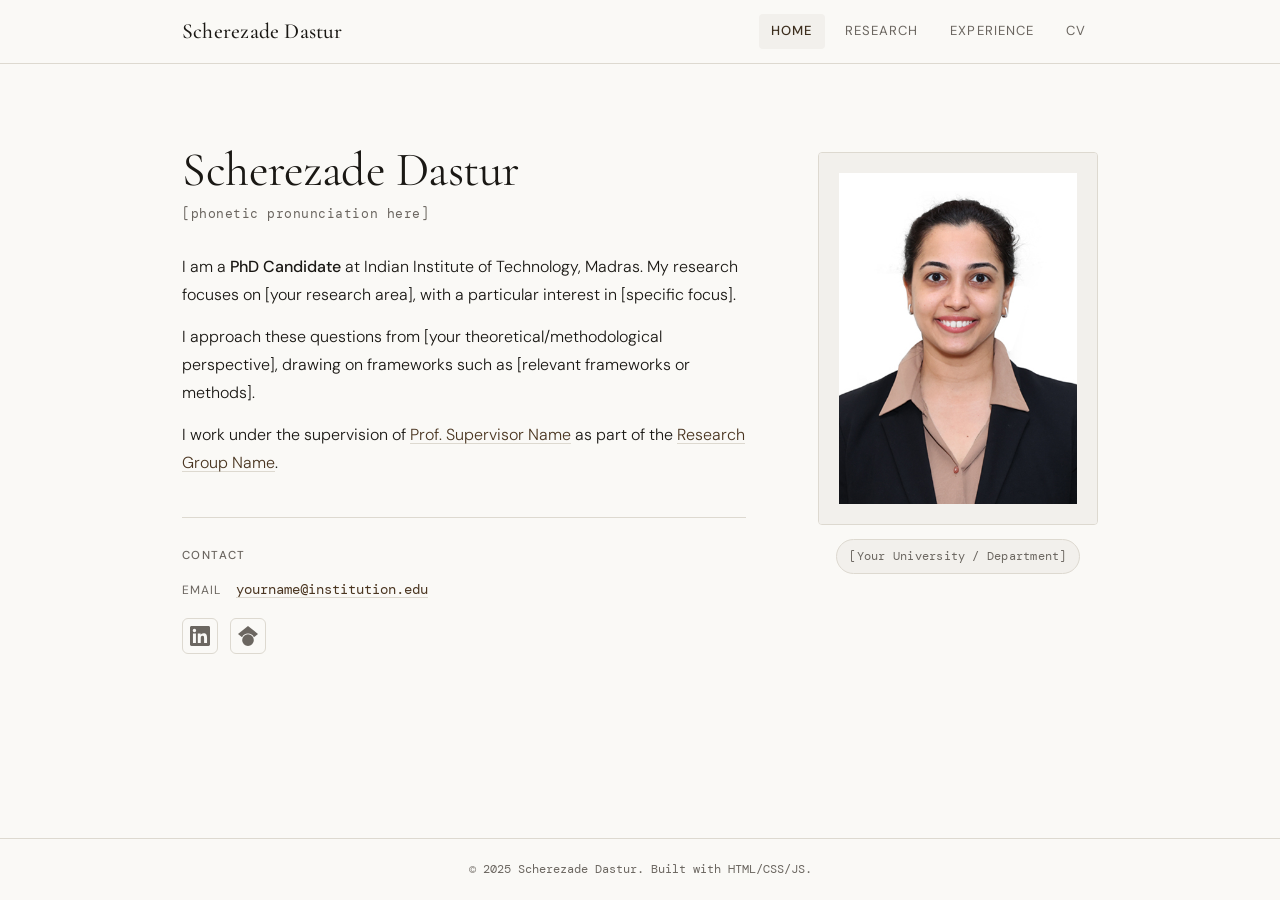
<file: index.html>
<!DOCTYPE html>
<html lang="en">
<head> 
  <meta charset="UTF-8" />
  <meta name="viewport" content="width=device-width, initial-scale=1.0" />
  <title>Scherezade Dastur — Academic Website</title>
  <link rel="preconnect" href="https://fonts.googleapis.com" />
  <link rel="preconnect" href="https://fonts.gstatic.com" crossorigin />
  <link href="https://fonts.googleapis.com/css2?family=Cormorant+Garamond:ital,wght@0,300;0,400;0,500;0,600;1,300;1,400&family=DM+Mono:wght@300;400&family=DM+Sans:wght@300;400;500&display=swap" rel="stylesheet" />
  <link rel="stylesheet" href="style.css" />
</head>
<body>

  <!-- NAV -->
  <header class="site-header">
    <div class="header-inner">
      <a href="index.html" class="site-title">Scherezade Dastur</a>
      <button class="nav-toggle" aria-label="Toggle navigation">&#9776;</button>
      <nav class="site-nav" id="site-nav">
        <a href="index.html" class="nav-link active">Home</a>
        <a href="research.html" class="nav-link">Research</a>
        <a href="experience.html" class="nav-link">Experience</a>
        <a href="cv.html" class="nav-link">CV</a>
      </nav>
    </div>
  </header>

  <!-- MAIN -->
  <main class="page-main">
    <div class="home-layout">

      <!-- LEFT: TEXT -->
      <div class="home-text fade-in">
        <div class="name-block">
          <h1 class="name-display">Scherezade Dastur</h1>
          <span class="ipa">[phonetic pronunciation here]</span>
        </div>

        <div class="bio">
          <p>
            I am a <strong>PhD Candidate</strong> at Indian Institute of Technology, Madras. My research focuses on [your research area], with a particular interest in [specific focus].
          </p>
          <p>
            I approach these questions from [your theoretical/methodological perspective], drawing on frameworks such as [relevant frameworks or methods].
          </p>
          <p>
            I work under the supervision of <a href="#" class="text-link">Prof. Supervisor Name</a> as part of the <a href="#" class="text-link">Research Group Name</a>.
          </p>
        </div>

        <div class="contact-block">
          <h3 class="contact-heading">Contact</h3>
          <div class="contact-line">
            <span class="contact-label">Email</span>
            <a href="mailto:yourname@institution.edu" class="text-link mono">yourname@institution.edu</a>
          </div>
          <div class="contact-icons">
            <a href="https://linkedin.com/in/yourprofile" class="icon-link" target="_blank" aria-label="LinkedIn">
              <svg xmlns="http://www.w3.org/2000/svg" width="20" height="20" viewBox="0 0 24 24" fill="currentColor"><path d="M20.447 20.452h-3.554v-5.569c0-1.328-.027-3.037-1.852-3.037-1.853 0-2.136 1.445-2.136 2.939v5.667H9.351V9h3.414v1.561h.046c.477-.9 1.637-1.85 3.37-1.85 3.601 0 4.267 2.37 4.267 5.455v6.286zM5.337 7.433a2.062 2.062 0 01-2.063-2.065 2.064 2.064 0 112.063 2.065zm1.782 13.019H3.555V9h3.564v11.452zM22.225 0H1.771C.792 0 0 .774 0 1.729v20.542C0 23.227.792 24 1.771 24h20.451C23.2 24 24 23.227 24 22.271V1.729C24 .774 23.2 0 22.222 0h.003z"/></svg>
            </a>
            <a href="https://scholar.google.com" class="icon-link" target="_blank" aria-label="Google Scholar">
              <svg xmlns="http://www.w3.org/2000/svg" width="20" height="20" viewBox="0 0 24 24" fill="currentColor"><path d="M12 24a7 7 0 1 1 0-14 7 7 0 0 1 0 14zm0-24L0 9.5l4.838 3.94A8 8 0 0 1 12 9a8 8 0 0 1 7.162 4.44L24 9.5z"/></svg>
            </a>
          </div>
        </div>
      </div>

      <!-- RIGHT: PHOTO -->
      <div class="home-photo fade-in delay-1">
        <div class="photo-frame">
          <div class="photo-placeholder">
            <img src="photo.jpg" alt="Scherezade Dastur" />
          </div>
          <!-- Replace the div above with: <img src="photo.jpg" alt="Scherezade Dastur" /> -->
        </div>
        <div class="affiliation-badge">
          <span>[Your University / Department]</span>
        </div>
      </div>

    </div>
  </main>

  <footer class="site-footer">
    <span>© 2025 Scherezade Dastur. Built with HTML/CSS/JS.</span>
  </footer>

  <script src="main.js"></script>
</body>
</html>
</file>
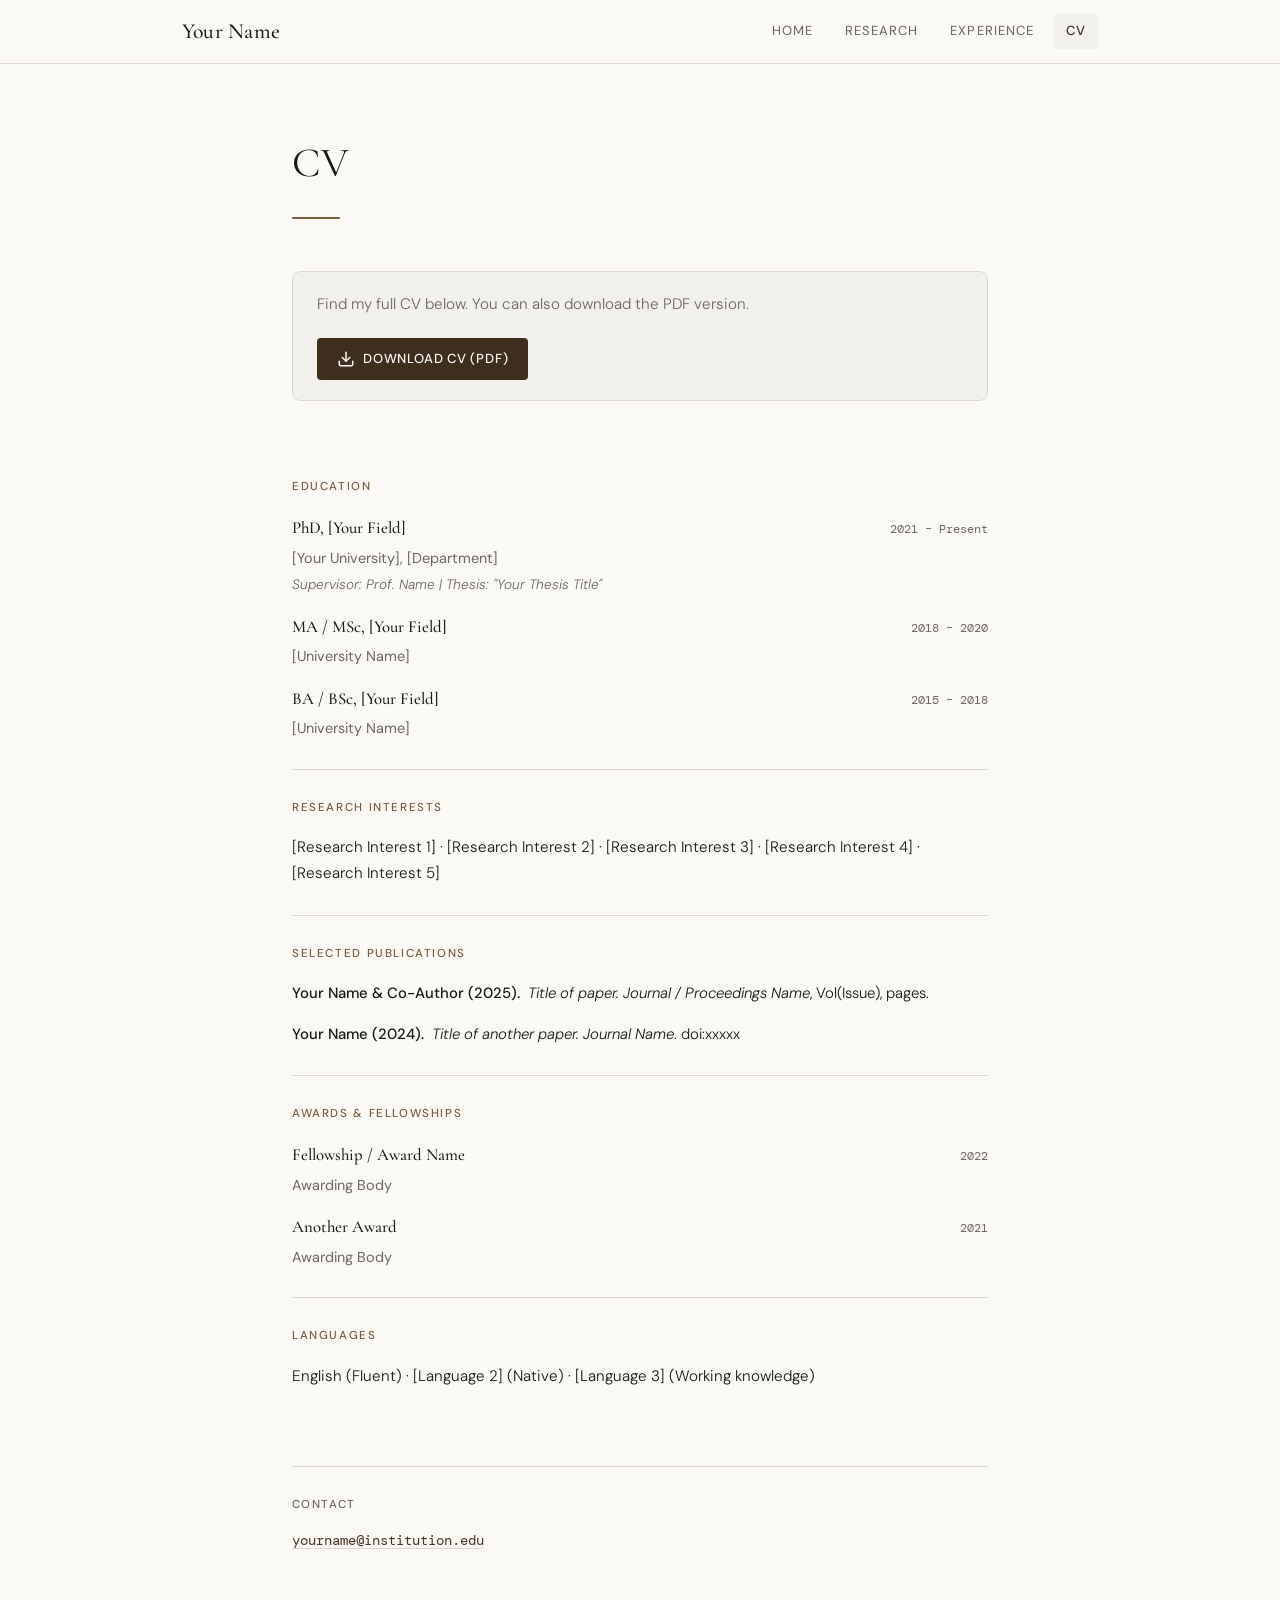
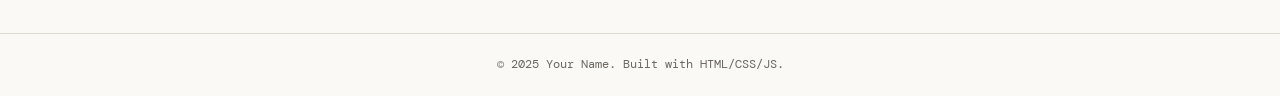
<file: cv.html>
<!DOCTYPE html>
<html lang="en">
<head>
  <meta charset="UTF-8" />
  <meta name="viewport" content="width=device-width, initial-scale=1.0" />
  <title>CV — Your Name</title>
  <link rel="preconnect" href="https://fonts.googleapis.com" />
  <link rel="preconnect" href="https://fonts.gstatic.com" crossorigin />
  <link href="https://fonts.googleapis.com/css2?family=Cormorant+Garamond:ital,wght@0,300;0,400;0,500;0,600;1,300;1,400&family=DM+Mono:wght@300;400&family=DM+Sans:wght@300;400;500&display=swap" rel="stylesheet" />
  <link rel="stylesheet" href="style.css" />
</head>
<body>

  <header class="site-header">
    <div class="header-inner">
      <a href="index.html" class="site-title">Your Name</a>
      <button class="nav-toggle" aria-label="Toggle navigation">&#9776;</button>
      <nav class="site-nav" id="site-nav">
        <a href="index.html" class="nav-link">Home</a>
        <a href="research.html" class="nav-link">Research</a>
        <a href="experience.html" class="nav-link">Experience</a>
        <a href="cv.html" class="nav-link active">CV</a>
      </nav>
    </div>
  </header>

  <main class="page-main page-inner">

    <h1 class="page-title fade-in">CV</h1>

    <div class="cv-page fade-in delay-1">

      <div class="cv-download-block">
        <p class="cv-intro">Find my full CV below. You can also download the PDF version.</p>
        <a href="cv.pdf" class="cv-download-btn" download>
          <svg xmlns="http://www.w3.org/2000/svg" width="18" height="18" viewBox="0 0 24 24" fill="none" stroke="currentColor" stroke-width="2" stroke-linecap="round" stroke-linejoin="round"><path d="M21 15v4a2 2 0 0 1-2 2H5a2 2 0 0 1-2-2v-4"/><polyline points="7 10 12 15 17 10"/><line x1="12" y1="15" x2="12" y2="3"/></svg>
          Download CV (PDF)
        </a>
      </div>

      <!-- INLINE CV CONTENT -->
      <div class="cv-inline">

        <div class="cv-section">
          <h2 class="cv-section-title">Education</h2>
          <div class="cv-entry">
            <div class="cv-entry-header">
              <span class="cv-entry-title">PhD, [Your Field]</span>
              <span class="cv-entry-date">2021 – Present</span>
            </div>
            <span class="cv-entry-org">[Your University], [Department]</span>
            <span class="cv-entry-note">Supervisor: Prof. Name | Thesis: "Your Thesis Title"</span>
          </div>
          <div class="cv-entry">
            <div class="cv-entry-header">
              <span class="cv-entry-title">MA / MSc, [Your Field]</span>
              <span class="cv-entry-date">2018 – 2020</span>
            </div>
            <span class="cv-entry-org">[University Name]</span>
          </div>
          <div class="cv-entry">
            <div class="cv-entry-header">
              <span class="cv-entry-title">BA / BSc, [Your Field]</span>
              <span class="cv-entry-date">2015 – 2018</span>
            </div>
            <span class="cv-entry-org">[University Name]</span>
          </div>
        </div>

        <div class="cv-section">
          <h2 class="cv-section-title">Research Interests</h2>
          <p class="cv-text">
            [Research Interest 1] · [Research Interest 2] · [Research Interest 3] · [Research Interest 4] · [Research Interest 5]
          </p>
        </div>

        <div class="cv-section">
          <h2 class="cv-section-title">Selected Publications</h2>
          <div class="cv-entry">
            <p class="cv-pub-entry">
              <span class="cv-pub-authors">Your Name &amp; Co-Author (2025).</span>
              <span class="cv-pub-title">Title of paper.</span>
              <em>Journal / Proceedings Name</em>, Vol(Issue), pages.
            </p>
          </div>
          <div class="cv-entry">
            <p class="cv-pub-entry">
              <span class="cv-pub-authors">Your Name (2024).</span>
              <span class="cv-pub-title">Title of another paper.</span>
              <em>Journal Name</em>. doi:xxxxx
            </p>
          </div>
        </div>

        <div class="cv-section">
          <h2 class="cv-section-title">Awards &amp; Fellowships</h2>
          <div class="cv-entry">
            <div class="cv-entry-header">
              <span class="cv-entry-title">Fellowship / Award Name</span>
              <span class="cv-entry-date">2022</span>
            </div>
            <span class="cv-entry-org">Awarding Body</span>
          </div>
          <div class="cv-entry">
            <div class="cv-entry-header">
              <span class="cv-entry-title">Another Award</span>
              <span class="cv-entry-date">2021</span>
            </div>
            <span class="cv-entry-org">Awarding Body</span>
          </div>
        </div>

        <div class="cv-section">
          <h2 class="cv-section-title">Languages</h2>
          <p class="cv-text">
            English (Fluent) · [Language 2] (Native) · [Language 3] (Working knowledge)
          </p>
        </div>

      </div>
    </div>

    <div class="contact-section fade-in delay-2">
      <h3 class="contact-heading">Contact</h3>
      <a href="mailto:yourname@institution.edu" class="text-link mono">yourname@institution.edu</a>
    </div>

  </main>

  <footer class="site-footer">
    <span>© 2025 Your Name. Built with HTML/CSS/JS.</span>
  </footer>

  <script src="main.js"></script>
</body>
</html>
</file>
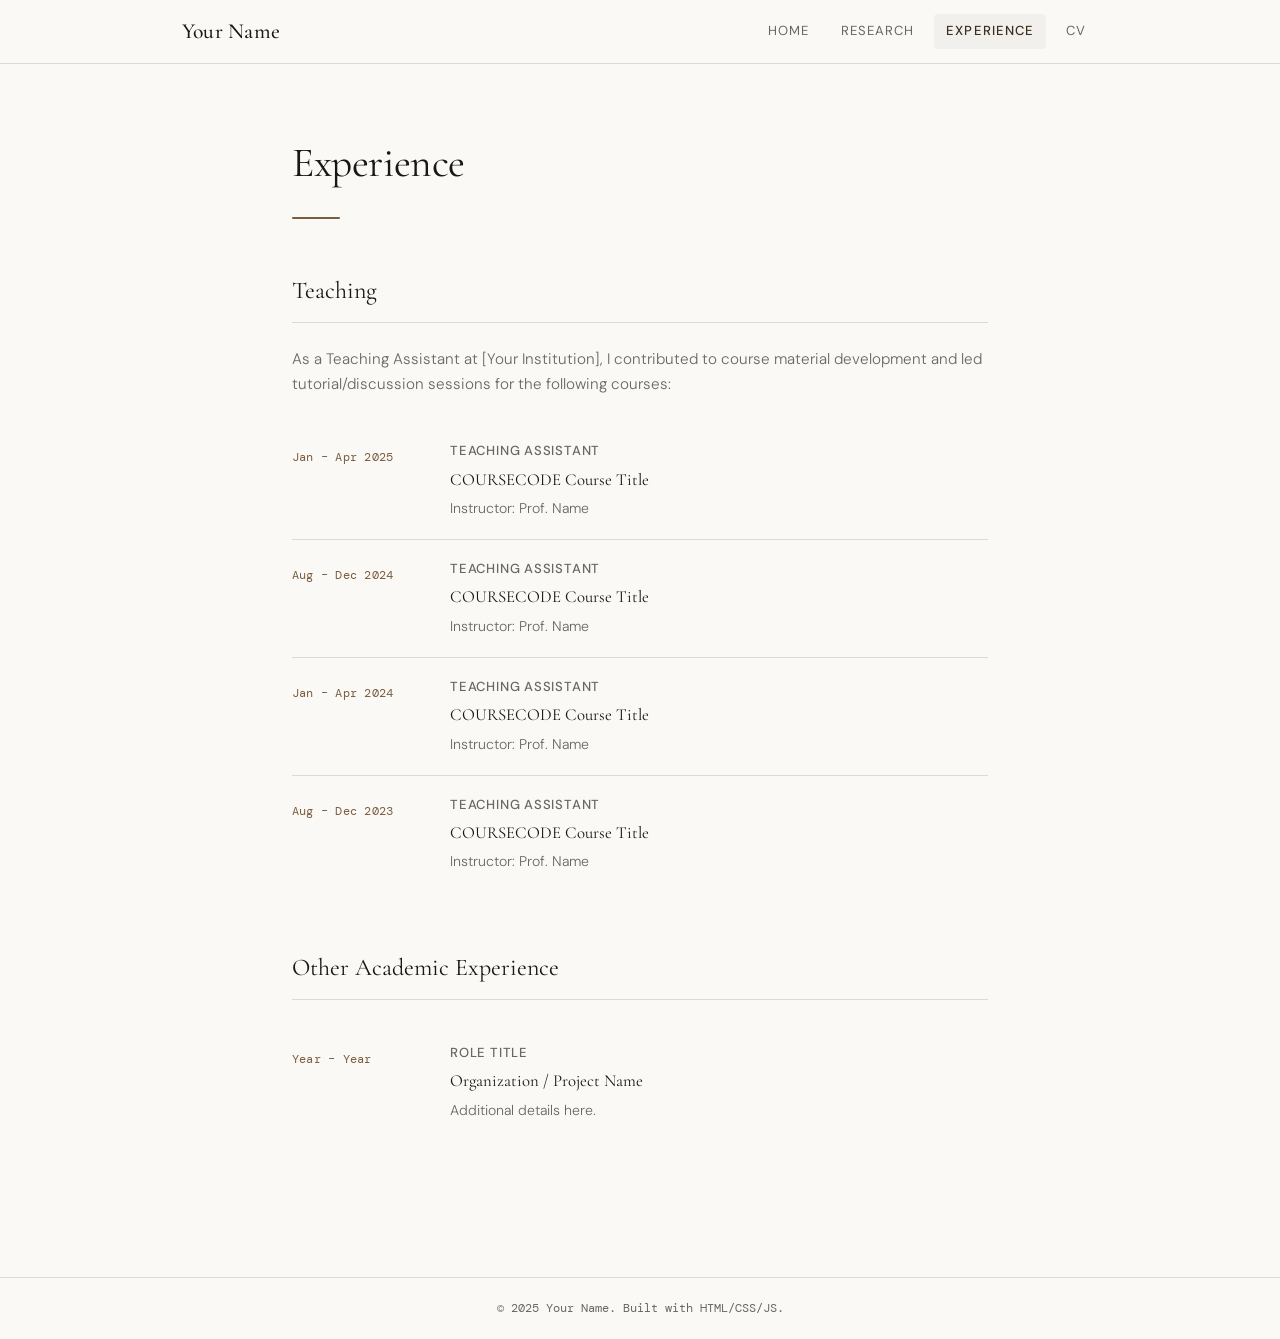
<file: experience.html>
<!DOCTYPE html>
<html lang="en">
<head>
  <meta charset="UTF-8" />
  <meta name="viewport" content="width=device-width, initial-scale=1.0" />
  <title>Experience — Your Name</title>
  <link rel="preconnect" href="https://fonts.googleapis.com" />
  <link rel="preconnect" href="https://fonts.gstatic.com" crossorigin />
  <link href="https://fonts.googleapis.com/css2?family=Cormorant+Garamond:ital,wght@0,300;0,400;0,500;0,600;1,300;1,400&family=DM+Mono:wght@300;400&family=DM+Sans:wght@300;400;500&display=swap" rel="stylesheet" />
  <link rel="stylesheet" href="style.css" />
</head>
<body>

  <header class="site-header">
    <div class="header-inner">
      <a href="index.html" class="site-title">Your Name</a>
      <button class="nav-toggle" aria-label="Toggle navigation">&#9776;</button>
      <nav class="site-nav" id="site-nav">
        <a href="index.html" class="nav-link">Home</a>
        <a href="research.html" class="nav-link">Research</a>
        <a href="experience.html" class="nav-link active">Experience</a>
        <a href="cv.html" class="nav-link">CV</a>
      </nav>
    </div>
  </header>

  <main class="page-main page-inner">

    <h1 class="page-title fade-in">Experience</h1>

    <!-- TEACHING -->
    <section class="content-section fade-in delay-1">
      <h2 class="section-heading">Teaching</h2>
      <p class="section-intro">
        As a Teaching Assistant at [Your Institution], I contributed to course material development and led tutorial/discussion sessions for the following courses:
      </p>

      <div class="exp-list">

        <div class="exp-item">
          <div class="exp-meta">
            <span class="exp-date">Jan – Apr 2025</span>
          </div>
          <div class="exp-body">
            <span class="exp-role">Teaching Assistant</span>
            <span class="exp-course">COURSECODE Course Title</span>
            <span class="exp-instructor">Instructor: Prof. Name</span>
          </div>
        </div>

        <div class="exp-item">
          <div class="exp-meta">
            <span class="exp-date">Aug – Dec 2024</span>
          </div>
          <div class="exp-body">
            <span class="exp-role">Teaching Assistant</span>
            <span class="exp-course">COURSECODE Course Title</span>
            <span class="exp-instructor">Instructor: Prof. Name</span>
          </div>
        </div>

        <div class="exp-item">
          <div class="exp-meta">
            <span class="exp-date">Jan – Apr 2024</span>
          </div>
          <div class="exp-body">
            <span class="exp-role">Teaching Assistant</span>
            <span class="exp-course">COURSECODE Course Title</span>
            <span class="exp-instructor">Instructor: Prof. Name</span>
          </div>
        </div>

        <div class="exp-item">
          <div class="exp-meta">
            <span class="exp-date">Aug – Dec 2023</span>
          </div>
          <div class="exp-body">
            <span class="exp-role">Teaching Assistant</span>
            <span class="exp-course">COURSECODE Course Title</span>
            <span class="exp-instructor">Instructor: Prof. Name</span>
          </div>
        </div>

      </div>
    </section>

    <!-- OTHER EXPERIENCE -->
    <section class="content-section fade-in delay-2">
      <h2 class="section-heading">Other Academic Experience</h2>

      <div class="exp-list">
        <div class="exp-item">
          <div class="exp-meta">
            <span class="exp-date">Year – Year</span>
          </div>
          <div class="exp-body">
            <span class="exp-role">Role Title</span>
            <span class="exp-course">Organization / Project Name</span>
            <span class="exp-instructor">Additional details here.</span>
          </div>
        </div>
      </div>
    </section>

  </main>

  <footer class="site-footer">
    <span>© 2025 Your Name. Built with HTML/CSS/JS.</span>
  </footer>

  <script src="main.js"></script>
</body>
</html>
</file>
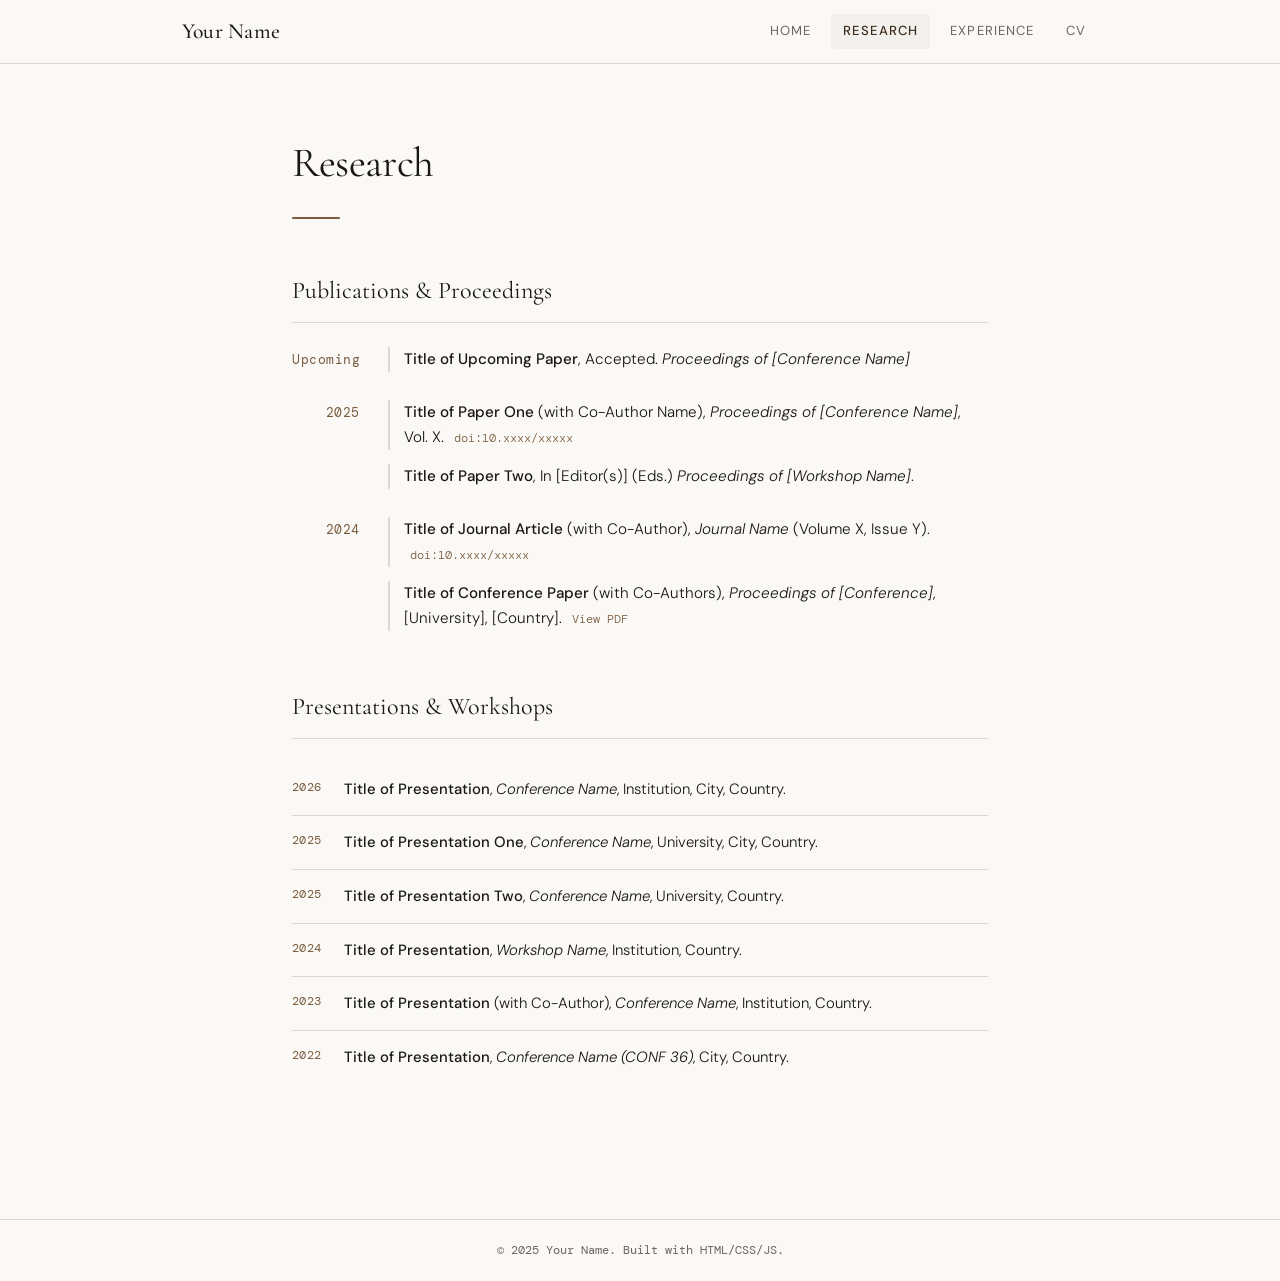
<file: research.html>
<!DOCTYPE html>
<html lang="en">
<head>
  <meta charset="UTF-8" />
  <meta name="viewport" content="width=device-width, initial-scale=1.0" />
  <title>Research — Your Name</title>
  <link rel="preconnect" href="https://fonts.googleapis.com" />
  <link rel="preconnect" href="https://fonts.gstatic.com" crossorigin />
  <link href="https://fonts.googleapis.com/css2?family=Cormorant+Garamond:ital,wght@0,300;0,400;0,500;0,600;1,300;1,400&family=DM+Mono:wght@300;400&family=DM+Sans:wght@300;400;500&display=swap" rel="stylesheet" />
  <link rel="stylesheet" href="style.css" />
</head>
<body>

  <header class="site-header">
    <div class="header-inner">
      <a href="index.html" class="site-title">Your Name</a>
      <button class="nav-toggle" aria-label="Toggle navigation">&#9776;</button>
      <nav class="site-nav" id="site-nav">
        <a href="index.html" class="nav-link">Home</a>
        <a href="research.html" class="nav-link active">Research</a>
        <a href="experience.html" class="nav-link">Experience</a>
        <a href="cv.html" class="nav-link">CV</a>
      </nav>
    </div>
  </header>

  <main class="page-main page-inner">

    <h1 class="page-title fade-in">Research</h1>

    <!-- PUBLICATIONS -->
    <section class="content-section fade-in delay-1">
      <h2 class="section-heading">Publications &amp; Proceedings</h2>

      <div class="pub-year-group">
        <span class="year-label">Upcoming</span>
        <ul class="pub-list">
          <li class="pub-item">
            <span class="pub-title">Title of Upcoming Paper</span>,
            Accepted. <em>Proceedings of [Conference Name]</em>
          </li>
        </ul>
      </div>

      <div class="pub-year-group">
        <span class="year-label">2025</span>
        <ul class="pub-list">
          <li class="pub-item">
            <span class="pub-title">Title of Paper One</span> (with Co-Author Name),
            <em>Proceedings of [Conference Name]</em>, Vol. X.
            <a href="#" class="doi-link" target="_blank">doi:10.xxxx/xxxxx</a>
          </li>
          <li class="pub-item">
            <span class="pub-title">Title of Paper Two</span>,
            In [Editor(s)] (Eds.) <em>Proceedings of [Workshop Name]</em>.
          </li>
        </ul>
      </div>

      <div class="pub-year-group">
        <span class="year-label">2024</span>
        <ul class="pub-list">
          <li class="pub-item">
            <span class="pub-title">Title of Journal Article</span> (with Co-Author),
            <em>Journal Name</em> (Volume X, Issue Y).
            <a href="#" class="doi-link" target="_blank">doi:10.xxxx/xxxxx</a>
          </li>
          <li class="pub-item">
            <span class="pub-title">Title of Conference Paper</span> (with Co-Authors),
            <em>Proceedings of [Conference]</em>, [University], [Country].
            <a href="#" class="doi-link" target="_blank">View PDF</a>
          </li>
        </ul>
      </div>
    </section>

    <!-- PRESENTATIONS -->
    <section class="content-section fade-in delay-2">
      <h2 class="section-heading">Presentations &amp; Workshops</h2>

      <table class="pres-table">
        <tbody>
          <tr class="pres-row">
            <td class="pres-year">2026</td>
            <td class="pres-detail">
              <span class="pres-title">Title of Presentation</span>,
              <em>Conference Name</em>, Institution, City, Country.
            </td>
          </tr>
          <tr class="pres-row">
            <td class="pres-year">2025</td>
            <td class="pres-detail">
              <span class="pres-title">Title of Presentation One</span>,
              <em>Conference Name</em>, University, City, Country.
            </td>
          </tr>
          <tr class="pres-row">
            <td class="pres-year">2025</td>
            <td class="pres-detail">
              <span class="pres-title">Title of Presentation Two</span>,
              <em>Conference Name</em>, University, Country.
            </td>
          </tr>
          <tr class="pres-row">
            <td class="pres-year">2024</td>
            <td class="pres-detail">
              <span class="pres-title">Title of Presentation</span>,
              <em>Workshop Name</em>, Institution, Country.
            </td>
          </tr>
          <tr class="pres-row">
            <td class="pres-year">2023</td>
            <td class="pres-detail">
              <span class="pres-title">Title of Presentation</span> (with Co-Author),
              <em>Conference Name</em>, Institution, Country.
            </td>
          </tr>
          <tr class="pres-row">
            <td class="pres-year">2022</td>
            <td class="pres-detail">
              <span class="pres-title">Title of Presentation</span>,
              <em>Conference Name (CONF 36)</em>, City, Country.
            </td>
          </tr>
        </tbody>
      </table>
    </section>

  </main>

  <footer class="site-footer">
    <span>© 2025 Your Name. Built with HTML/CSS/JS.</span>
  </footer>

  <script src="main.js"></script>
</body>
</html>
</file>
<file: style.css>
/* ===========================
   CSS VARIABLES & RESET
=========================== */
:root {
  --bg:        #faf9f6;
  --surface:   #f2f0ec;
  --border:    #ddd9d0;
  --text:      #1a1814;
  --text-muted:#6b6660;
  --accent:    #3d2e1e;
  --accent2:   #7a5c3e;
  --link:      #4a3520;
  --link-hover:#b07040;
  --nav-h:     64px;

  --font-serif: 'Cormorant Garamond', Georgia, serif;
  --font-sans:  'DM Sans', system-ui, sans-serif;
  --font-mono:  'DM Mono', monospace;
}

*, *::before, *::after { box-sizing: border-box; margin: 0; padding: 0; }

html { scroll-behavior: smooth; }

body {
  background: var(--bg);
  color: var(--text);
  font-family: var(--font-sans);
  font-size: 16px;
  line-height: 1.7;
  min-height: 100vh;
  display: flex;
  flex-direction: column;
}

/* ===========================
   HEADER & NAV
=========================== */
.site-header {
  position: sticky;
  top: 0;
  z-index: 100;
  background: var(--bg);
  border-bottom: 1px solid var(--border);
  height: var(--nav-h);
}

.header-inner {
  max-width: 980px;
  margin: 0 auto;
  padding: 0 32px;
  height: 100%;
  display: flex;
  align-items: center;
  justify-content: space-between;
  gap: 24px;
}

.site-title {
  font-family: var(--font-serif);
  font-size: 1.35rem;
  font-weight: 500;
  color: var(--text);
  text-decoration: none;
  letter-spacing: 0.01em;
  white-space: nowrap;
}
.site-title:hover { color: var(--link-hover); }

.site-nav {
  display: flex;
  gap: 8px;
  align-items: center;
}

.nav-link {
  font-family: var(--font-sans);
  font-size: 0.82rem;
  font-weight: 400;
  letter-spacing: 0.08em;
  text-transform: uppercase;
  color: var(--text-muted);
  text-decoration: none;
  padding: 6px 12px;
  border-radius: 4px;
  transition: color 0.2s, background 0.2s;
}
.nav-link:hover { color: var(--text); background: var(--surface); }
.nav-link.active {
  color: var(--accent);
  background: var(--surface);
  font-weight: 500;
}

.nav-toggle {
  display: none;
  background: none;
  border: 1px solid var(--border);
  border-radius: 4px;
  padding: 6px 10px;
  font-size: 1.1rem;
  color: var(--text);
  cursor: pointer;
}

/* ===========================
   MAIN LAYOUT
=========================== */
.page-main {
  flex: 1;
  max-width: 980px;
  margin: 0 auto;
  padding: 64px 32px 80px;
  width: 100%;
}

.page-inner {
  max-width: 760px;
}

/* ===========================
   HOME PAGE
=========================== */
.home-layout {
  display: grid;
  grid-template-columns: 1fr 280px;
  gap: 72px;
  align-items: start;
  padding-top: 16px;
}

.name-block {
  margin-bottom: 28px;
}

.name-display {
  font-family: var(--font-serif);
  font-size: 3rem;
  font-weight: 400;
  line-height: 1.1;
  color: var(--text);
  letter-spacing: -0.01em;
}

.ipa {
  display: block;
  font-family: var(--font-mono);
  font-size: 0.82rem;
  color: var(--text-muted);
  margin-top: 6px;
  letter-spacing: 0.04em;
}

.bio p {
  font-family: var(--font-sans);
  font-size: 1rem;
  color: var(--text);
  margin-bottom: 14px;
  font-weight: 300;
  line-height: 1.75;
}
.bio p strong { font-weight: 500; }

.text-link {
  color: var(--link);
  text-decoration: underline;
  text-underline-offset: 3px;
  text-decoration-color: var(--border);
  transition: color 0.2s, text-decoration-color 0.2s;
}
.text-link:hover {
  color: var(--link-hover);
  text-decoration-color: var(--link-hover);
}
.text-link.mono { font-family: var(--font-mono); font-size: 0.88rem; }

.contact-block {
  margin-top: 40px;
  padding-top: 28px;
  border-top: 1px solid var(--border);
}

.contact-heading {
  font-family: var(--font-sans);
  font-size: 0.72rem;
  font-weight: 500;
  letter-spacing: 0.12em;
  text-transform: uppercase;
  color: var(--text-muted);
  margin-bottom: 12px;
}

.contact-line {
  display: flex;
  align-items: baseline;
  gap: 12px;
  margin-bottom: 16px;
}

.contact-label {
  font-size: 0.75rem;
  letter-spacing: 0.08em;
  text-transform: uppercase;
  color: var(--text-muted);
  min-width: 42px;
}

.contact-icons {
  display: flex;
  gap: 12px;
  margin-top: 4px;
}

.icon-link {
  color: var(--text-muted);
  text-decoration: none;
  display: flex;
  align-items: center;
  justify-content: center;
  width: 36px;
  height: 36px;
  border: 1px solid var(--border);
  border-radius: 6px;
  transition: color 0.2s, border-color 0.2s, background 0.2s;
}
.icon-link:hover {
  color: var(--accent);
  border-color: var(--accent2);
  background: var(--surface);
}

/* PHOTO BLOCK */
.home-photo {
  display: flex;
  flex-direction: column;
  align-items: center;
  gap: 14px;
  padding-top: 8px;
}

.photo-frame {
  width: 100%;
  aspect-ratio: 3/4;
  border-radius: 4px;
  overflow: hidden;
  border: 1px solid var(--border);
  background: var(--surface);
}

.photo-frame img {
  width: 100%;
  height: 100%;
  object-fit: cover;
  display: block;
}

.photo-placeholder {
  width: 100%;
  height: 100%;
  display: flex;
  flex-direction: column;
  align-items: center;
  justify-content: center;
  gap: 8px;
  color: var(--text-muted);
  font-size: 0.88rem;
  background: var(--surface);
  padding: 20px;
  text-align: center;
}
.photo-placeholder span { font-size: 1rem; font-weight: 500; }
.photo-hint { font-size: 0.75rem; opacity: 0.7; font-family: var(--font-mono); }

.affiliation-badge {
  font-size: 0.75rem;
  font-family: var(--font-mono);
  color: var(--text-muted);
  text-align: center;
  padding: 6px 12px;
  border: 1px solid var(--border);
  border-radius: 100px;
  background: var(--surface);
  letter-spacing: 0.02em;
}

/* ===========================
   PAGE TITLE
=========================== */
.page-title {
  font-family: var(--font-serif);
  font-size: 2.6rem;
  font-weight: 400;
  color: var(--text);
  margin-bottom: 52px;
  letter-spacing: -0.01em;
  position: relative;
  padding-bottom: 20px;
}
.page-title::after {
  content: '';
  position: absolute;
  bottom: 0;
  left: 0;
  width: 48px;
  height: 2px;
  background: var(--accent2);
  border-radius: 2px;
}

/* ===========================
   SECTIONS (SHARED)
=========================== */
.content-section {
  margin-bottom: 56px;
}

.section-heading {
  font-family: var(--font-serif);
  font-size: 1.5rem;
  font-weight: 400;
  color: var(--text);
  margin-bottom: 24px;
  padding-bottom: 10px;
  border-bottom: 1px solid var(--border);
}

.section-intro {
  font-size: 0.95rem;
  color: var(--text-muted);
  margin-bottom: 24px;
  font-weight: 300;
}

/* ===========================
   PUBLICATIONS
=========================== */
.pub-year-group {
  display: grid;
  grid-template-columns: 68px 1fr;
  gap: 16px 28px;
  margin-bottom: 28px;
  align-items: start;
}

.year-label {
  font-family: var(--font-mono);
  font-size: 0.8rem;
  font-weight: 400;
  color: var(--accent2);
  letter-spacing: 0.04em;
  padding-top: 2px;
  text-align: right;
}

.pub-list {
  list-style: none;
  display: flex;
  flex-direction: column;
  gap: 14px;
}

.pub-item {
  font-size: 0.95rem;
  line-height: 1.65;
  color: var(--text);
  font-weight: 300;
  padding-left: 14px;
  border-left: 2px solid var(--border);
  transition: border-color 0.2s;
}
.pub-item:hover { border-left-color: var(--accent2); }

.pub-title {
  font-weight: 500;
  color: var(--text);
}

.doi-link {
  font-family: var(--font-mono);
  font-size: 0.78rem;
  color: var(--accent2);
  text-decoration: none;
  margin-left: 6px;
  border-bottom: 1px solid transparent;
  transition: border-color 0.2s;
}
.doi-link:hover { border-bottom-color: var(--accent2); }

/* ===========================
   PRESENTATIONS TABLE
=========================== */
.pres-table {
  width: 100%;
  border-collapse: collapse;
}

.pres-row {
  border-bottom: 1px solid var(--border);
  transition: background 0.15s;
}
.pres-row:hover { background: var(--surface); }
.pres-row:last-child { border-bottom: none; }

.pres-year {
  font-family: var(--font-mono);
  font-size: 0.78rem;
  color: var(--accent2);
  letter-spacing: 0.04em;
  padding: 14px 20px 14px 0;
  vertical-align: top;
  white-space: nowrap;
  width: 52px;
}

.pres-detail {
  font-size: 0.93rem;
  line-height: 1.65;
  color: var(--text);
  font-weight: 300;
  padding: 14px 0;
}

.pres-title {
  font-weight: 500;
}

/* ===========================
   EXPERIENCE
=========================== */
.exp-list {
  display: flex;
  flex-direction: column;
  gap: 0;
}

.exp-item {
  display: grid;
  grid-template-columns: 130px 1fr;
  gap: 16px 28px;
  padding: 18px 0;
  border-bottom: 1px solid var(--border);
  transition: background 0.15s;
}
.exp-item:hover { background: var(--surface); margin: 0 -12px; padding-left: 12px; padding-right: 12px; border-radius: 4px; }
.exp-item:last-child { border-bottom: none; }

.exp-meta { padding-top: 2px; }

.exp-date {
  font-family: var(--font-mono);
  font-size: 0.76rem;
  color: var(--accent2);
  letter-spacing: 0.02em;
  line-height: 1.4;
}

.exp-body {
  display: flex;
  flex-direction: column;
  gap: 3px;
}

.exp-role {
  font-size: 0.82rem;
  font-weight: 500;
  letter-spacing: 0.06em;
  text-transform: uppercase;
  color: var(--text-muted);
  font-family: var(--font-sans);
}

.exp-course {
  font-family: var(--font-serif);
  font-size: 1.05rem;
  font-weight: 400;
  color: var(--text);
}

.exp-instructor {
  font-size: 0.88rem;
  color: var(--text-muted);
  font-weight: 300;
}

/* ===========================
   CV PAGE
=========================== */
.cv-page {
  max-width: 700px;
}

.cv-download-block {
  display: flex;
  align-items: center;
  justify-content: space-between;
  gap: 20px;
  padding: 20px 24px;
  background: var(--surface);
  border: 1px solid var(--border);
  border-radius: 8px;
  margin-bottom: 48px;
  flex-wrap: wrap;
}

.cv-intro {
  font-size: 0.95rem;
  color: var(--text-muted);
  font-weight: 300;
}

.cv-download-btn {
  display: inline-flex;
  align-items: center;
  gap: 8px;
  font-family: var(--font-sans);
  font-size: 0.82rem;
  font-weight: 500;
  letter-spacing: 0.06em;
  text-transform: uppercase;
  color: var(--bg);
  background: var(--accent);
  text-decoration: none;
  padding: 10px 20px;
  border-radius: 4px;
  transition: background 0.2s, transform 0.15s;
  white-space: nowrap;
}
.cv-download-btn:hover { background: var(--accent2); transform: translateY(-1px); }

.cv-inline { display: flex; flex-direction: column; gap: 0; }

.cv-section {
  padding: 28px 0;
  border-bottom: 1px solid var(--border);
}
.cv-section:last-child { border-bottom: none; }

.cv-section-title {
  font-family: var(--font-sans);
  font-size: 0.72rem;
  font-weight: 500;
  letter-spacing: 0.14em;
  text-transform: uppercase;
  color: var(--accent2);
  margin-bottom: 18px;
}

.cv-entry {
  display: flex;
  flex-direction: column;
  gap: 3px;
  margin-bottom: 16px;
}
.cv-entry:last-child { margin-bottom: 0; }

.cv-entry-header {
  display: flex;
  justify-content: space-between;
  align-items: baseline;
  gap: 12px;
}

.cv-entry-title {
  font-family: var(--font-serif);
  font-size: 1.05rem;
  font-weight: 500;
}

.cv-entry-date {
  font-family: var(--font-mono);
  font-size: 0.78rem;
  color: var(--text-muted);
  white-space: nowrap;
}

.cv-entry-org {
  font-size: 0.9rem;
  color: var(--text-muted);
  font-weight: 400;
}

.cv-entry-note {
  font-size: 0.85rem;
  color: var(--text-muted);
  font-weight: 300;
  font-style: italic;
}

.cv-text {
  font-size: 0.95rem;
  color: var(--text);
  font-weight: 300;
  line-height: 1.7;
}

.cv-pub-entry {
  font-size: 0.93rem;
  line-height: 1.65;
  font-weight: 300;
}
.cv-pub-authors { font-weight: 500; margin-right: 4px; }
.cv-pub-title { font-style: italic; }

.contact-section {
  margin-top: 48px;
  padding-top: 28px;
  border-top: 1px solid var(--border);
}

/* ===========================
   FOOTER
=========================== */
.site-footer {
  border-top: 1px solid var(--border);
  padding: 20px 32px;
  text-align: center;
  font-size: 0.78rem;
  font-family: var(--font-mono);
  color: var(--text-muted);
}

/* ===========================
   ANIMATIONS
=========================== */
@keyframes fadeUp {
  from { opacity: 0; transform: translateY(18px); }
  to   { opacity: 1; transform: translateY(0); }
}

.fade-in {
  animation: fadeUp 0.55s cubic-bezier(0.22, 1, 0.36, 1) both;
}
.delay-1 { animation-delay: 0.1s; }
.delay-2 { animation-delay: 0.2s; }

/* ===========================
   RESPONSIVE
=========================== */
@media (max-width: 720px) {
  .home-layout {
    grid-template-columns: 1fr;
    gap: 40px;
  }
  .home-photo {
    order: -1;
    max-width: 200px;
  }
  .name-display { font-size: 2.2rem; }
  .nav-toggle { display: block; }
  .site-nav {
    display: none;
    flex-direction: column;
    position: absolute;
    top: var(--nav-h);
    left: 0;
    right: 0;
    background: var(--bg);
    border-bottom: 1px solid var(--border);
    padding: 12px 24px 20px;
    gap: 4px;
    box-shadow: 0 8px 24px rgba(0,0,0,0.08);
  }
  .site-nav.open { display: flex; }
  .nav-link { width: 100%; padding: 10px 12px; }
  .pub-year-group { grid-template-columns: 48px 1fr; gap: 12px 16px; }
  .year-label { text-align: left; }
  .exp-item { grid-template-columns: 1fr; gap: 4px; }
  .pres-year { width: 40px; padding-right: 12px; }
  .cv-download-block { flex-direction: column; align-items: flex-start; }
  .page-main { padding: 40px 20px 60px; }
  .header-inner { padding: 0 20px; }
}
</file>
